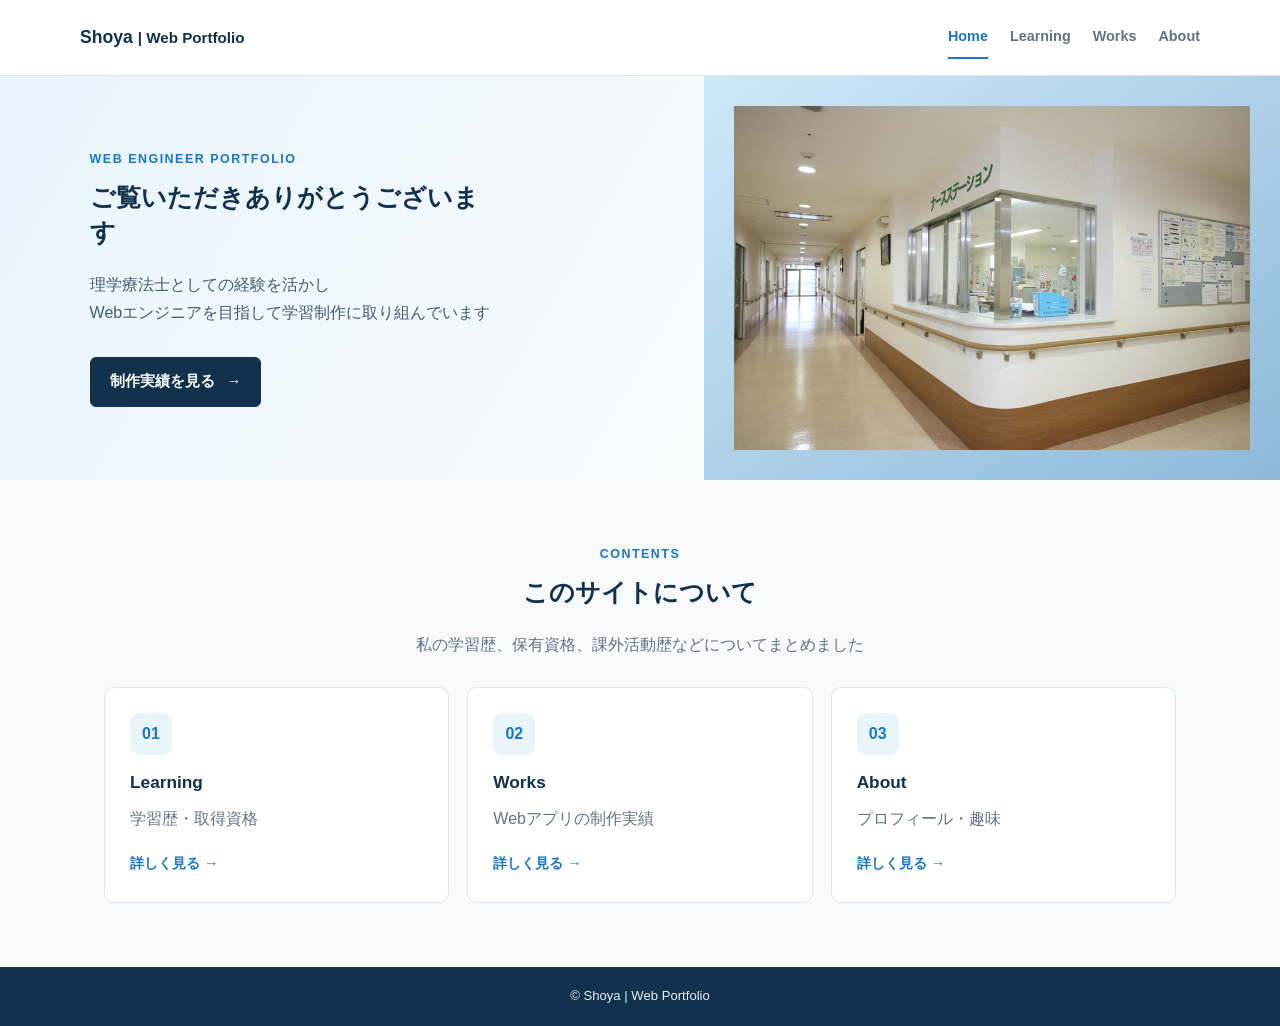
<file: index.html>
<!doctype html>
<html lang="ja">
<head>
  <meta charset="utf-8">
  <meta name="viewport" content="width=device-width, initial-scale=1">
  <meta name="description" content="Webエンジニアを目指す○○のポートフォリオサイトです。">
  <title>Shoya | Web Portfolio</title>
  <link rel="stylesheet" href="style.css">
</head>
<body>
  <header class="site-header">
    <a class="logo" href="index.html">Shoya <span>| Web Portfolio</span></a>
    <nav aria-label="メインナビゲーション">
      <a class="active" href="index.html">Home</a>
      <a href="learning.html">Learning</a>
      <a href="works.html">Works</a>
      <a href="about.html">About</a>
    </nav>
  </header>

  <main>
    <section class="hero">
      <div class="hero-copy">
        <p class="eyebrow">WEB ENGINEER PORTFOLIO</p>
        <h2>ご覧いただきありがとうございます</h2>
        <p>理学療法士としての経験を活かし<br>Webエンジニアを目指して学習制作に取り組んでいます</p>
        <a class="button" href="works.html">制作実績を見る <span aria-hidden="true">→</span></a>
      </div>
      <div class="hero-visual" aria-hidden="true">
        <div class="visual-card">
          <img
  class="nurse-station-image" src="images/nurse-station.jpg" alt="ナースステーション">
        </div>
      </div>
    </section>

    <section class="section">
      <div class="section-heading">
        <p class="eyebrow">CONTENTS</p>
        <h2>このサイトについて</h2>
        <p>私の学習歴、保有資格、課外活動歴などについてまとめました</p>
      </div>
      <div class="card-grid">
        <a class="card" href="learning.html">
          <span class="card-icon">01</span><h3>Learning</h3>
          <p>学習歴・取得資格</p><span class="text-link">詳しく見る →</span>
        </a>
        <a class="card" href="works.html">
          <span class="card-icon">02</span><h3>Works</h3>
          <p>Webアプリの制作実績</p><span class="text-link">詳しく見る →</span>
        </a>
        <a class="card" href="about.html">
          <span class="card-icon">03</span><h3>About</h3>
          <p>プロフィール・趣味</p><span class="text-link">詳しく見る →</span>
        </a>
      </div>
    </section>
  </main>

  <footer class="site-footer"><p>© Shoya | Web Portfolio</p></footer>
</body>
</html>
</file>
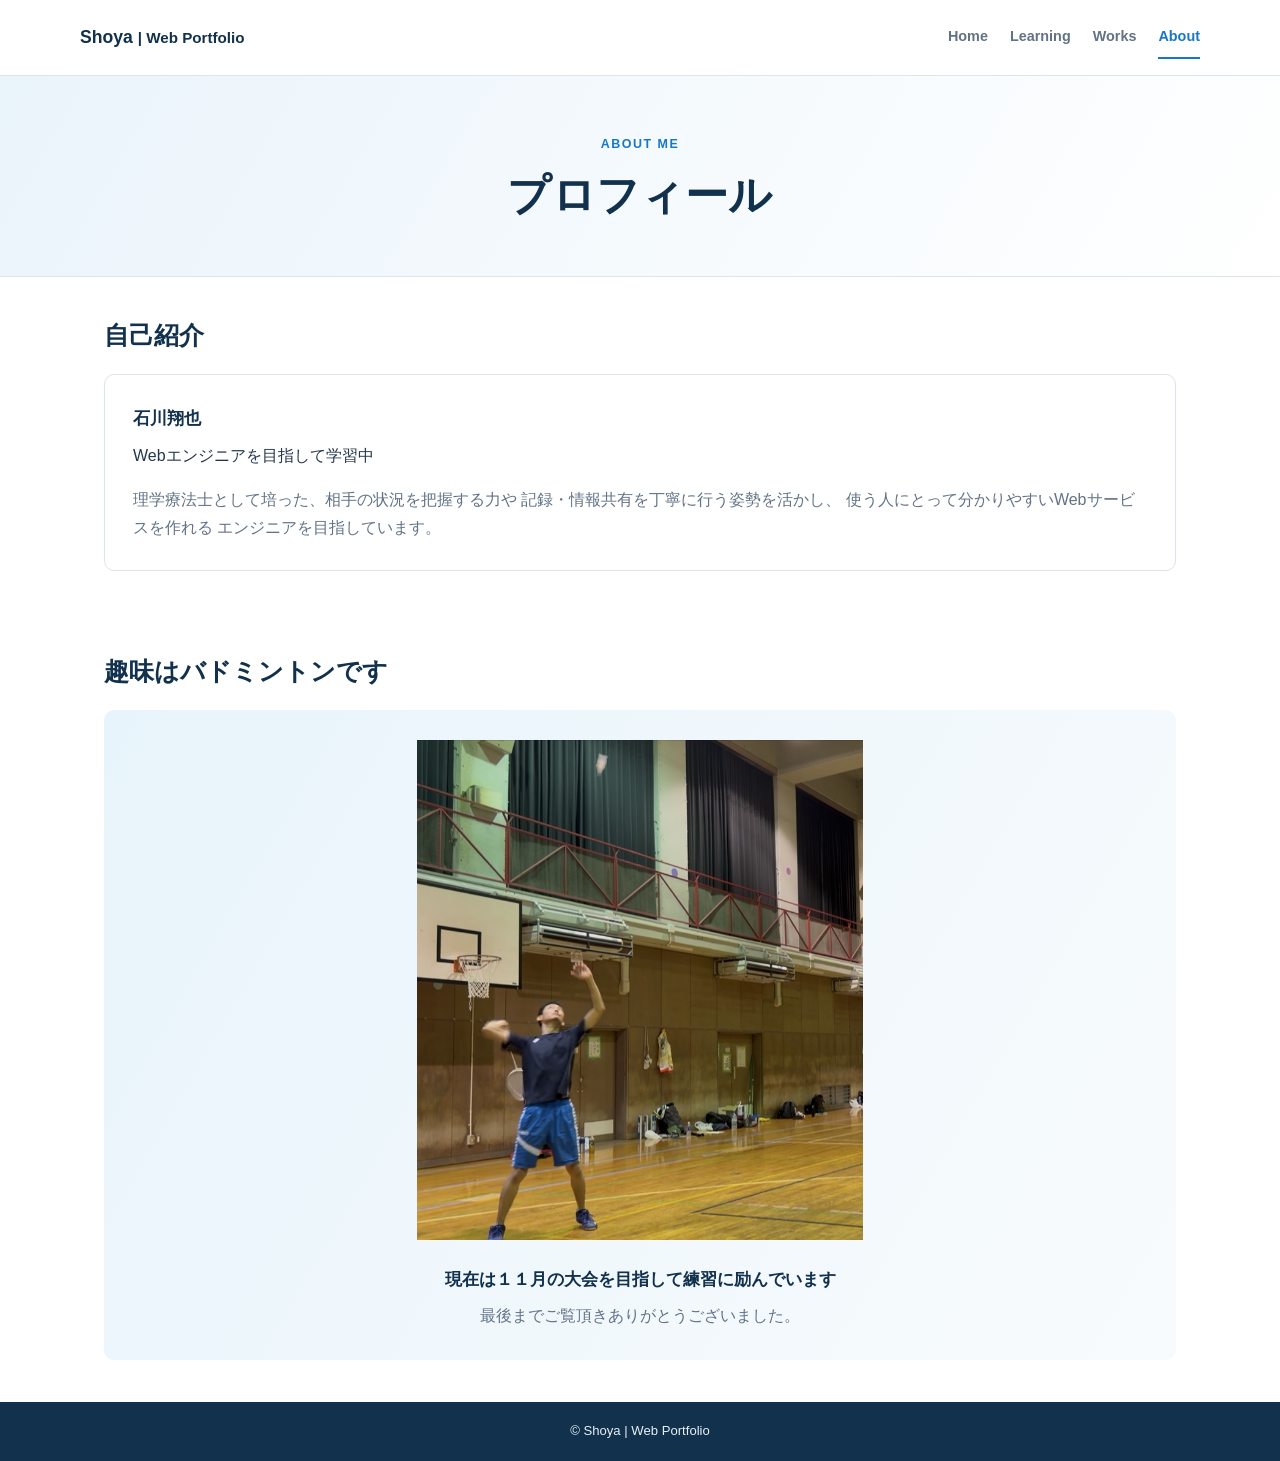
<file: about.html>
<!doctype html>
<html lang="ja">
<head>
  <meta charset="utf-8">
  <meta name="viewport" content="width=device-width, initial-scale=1">
  <title>About | Shoya Web Portfolio</title>
  <link rel="stylesheet" href="style.css">
</head>
<body>
  <header class="site-header">
    <a class="logo" href="index.html">Shoya <span>| Web Portfolio</span></a>
    <nav aria-label="メインナビゲーション">
      <a href="index.html">Home</a>
      <a href="learning.html">Learning</a>
      <a href="works.html">Works</a>
      <a class="active" href="about.html">About</a>
    </nav>
  </header>

  <main class="page-main">
    <section class="page-intro">
      <p class="eyebrow">ABOUT ME</p>
      <h1>プロフィール</h1>
    </section>

    <section class="section compact">
      <h2>自己紹介</h2>
      <div class="profile-panel">
        <div class="profile-content">
          <h3>石川翔也</h3>
          <p>Webエンジニアを目指して学習中</p>
          <p>
            理学療法士として培った、相手の状況を把握する力や
            記録・情報共有を丁寧に行う姿勢を活かし、
            使う人にとって分かりやすいWebサービスを作れる
            エンジニアを目指しています。

          </p>
        </div>
      </div>
    </section>

    <section class="section compact">
      <h2>趣味はバドミントンです</h2>
      <div class="hobby-panel">
        <img
          src="images/badminton-image.jpg"
          alt="バドミントンのプレー中の写真"
          class="badminton-image"
          loading="lazy"
        >
        <div class="hobby-content">
          <h3>現在は１１月の大会を目指して練習に励んでいます</h3>
          <p>最後までご覧頂きありがとうございました。<p>
        </div>
      </div>
    </section>
  </main>

  <footer class="site-footer">
    <p>© Shoya | Web Portfolio</p>
  </footer>
</body>
</html>
</file>
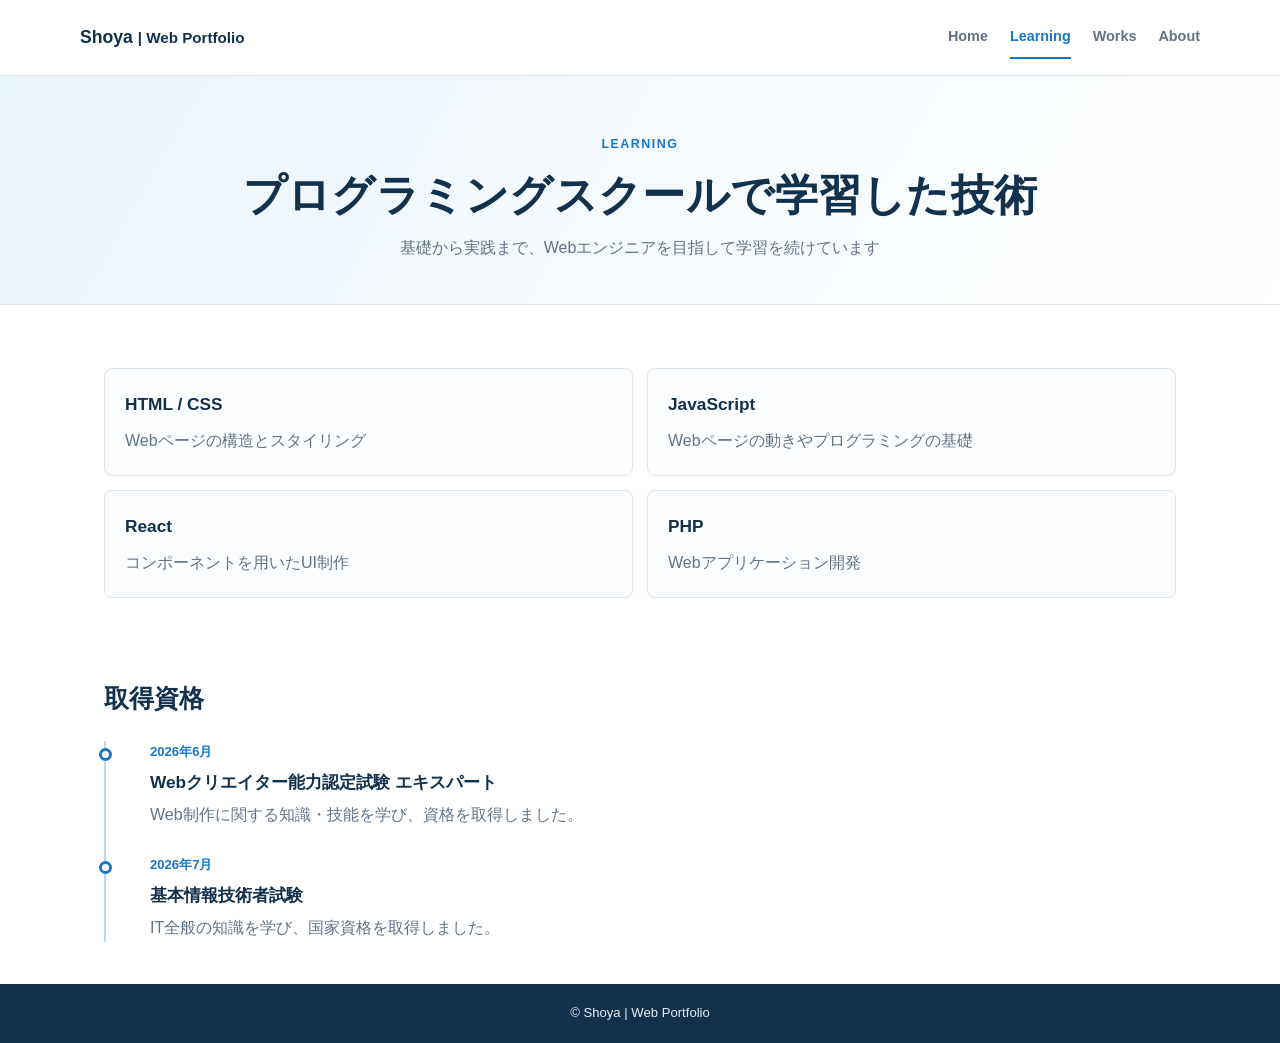
<file: learning.html>
<!doctype html>
<html lang="ja">
<head>
  <meta charset="utf-8">
  <meta name="viewport" content="width=device-width, initial-scale=1">
  <title>Learning | Shoya Web Portfolio</title>
  <link rel="stylesheet" href="style.css">
</head>
<body>
  <header class="site-header">
    <a class="logo" href="index.html">Shoya <span>| Web Portfolio</span></a>
    <nav aria-label="メインナビゲーション">
      <a href="index.html">Home</a><a class="active" href="learning.html">Learning</a><a href="works.html">Works</a><a href="about.html">About</a>
    </nav>
  </header>
  <main class="page-main">
    <section class="page-intro">
      <p class="eyebrow">LEARNING</p>
      <h1>プログラミングスクールで学習した技術</h1>
      <p>基礎から実践まで、Webエンジニアを目指して学習を続けています</p>
    </section>
    <section class="section compact">
      <h2></h2>
      <div class="skill-list">
        <div class="skill"><h3>HTML / CSS</h3><p>Webページの構造とスタイリング</p></div>
        <div class="skill"><h3>JavaScript</h3><p>Webページの動きやプログラミングの基礎</p></div>
        <div class="skill"><h3>React</h3><p>コンポーネントを用いたUI制作</p></div>
        <div class="skill"><h3>PHP</h3><p>Webアプリケーション開発</p></div>
      </div>
    </section>
   <div class="certificate-grid">
  
</div>
    <section class="section compact">
      <h2>取得資格</h2>
      <div class="timeline">
         <article class="timeline-item"><span class="timeline-dot"></span><div><p class="timeline-label">2026年6月</p><h3>Webクリエイター能力認定試験 エキスパート</h3><p>Web制作に関する知識・技能を学び、資格を取得しました。</p></div></article>
        <article class="timeline-item"><span class="timeline-dot"></span><div><p class="timeline-label">2026年7月</p><h3>基本情報技術者試験</h3><p>IT全般の知識を学び、国家資格を取得しました。</p></div></article>
      </div>
    </section>
  </main>
  <footer class="site-footer"><p>© Shoya | Web Portfolio</p></footer>
</body>
</html>
</file>
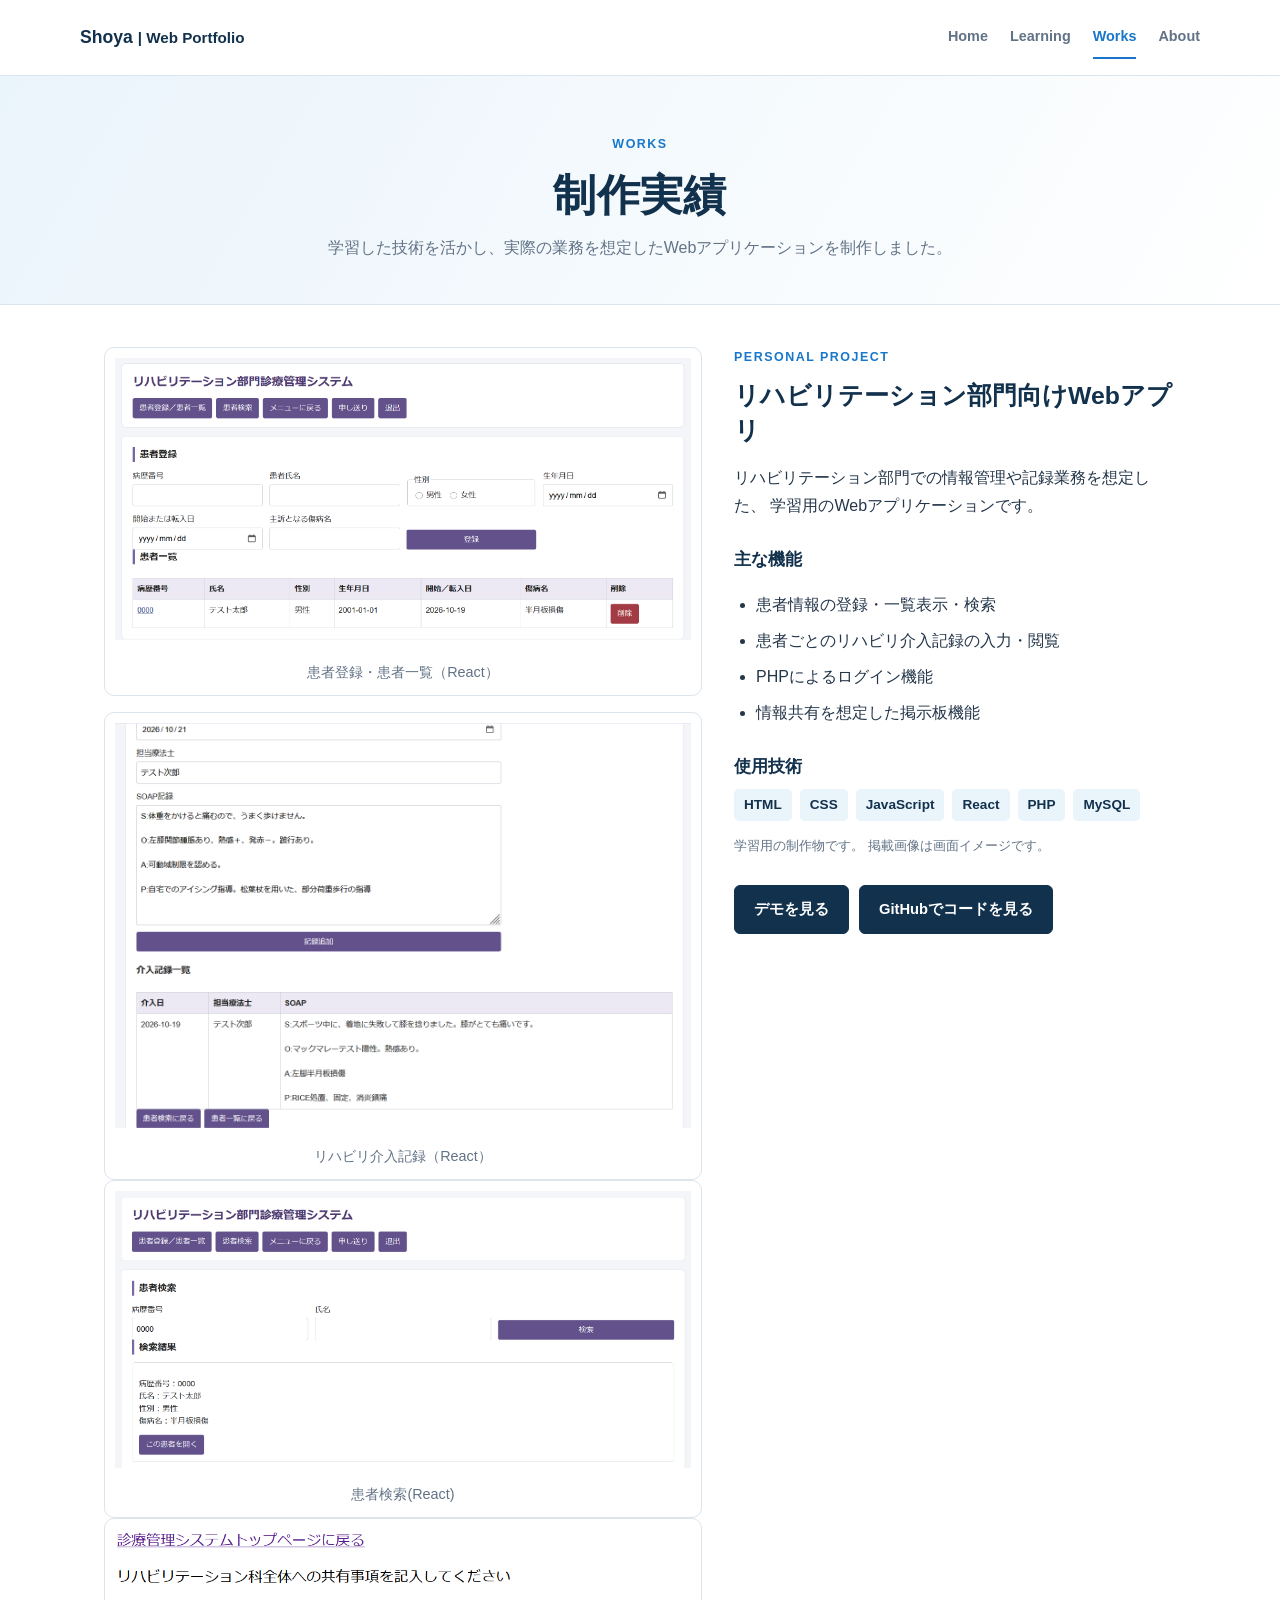
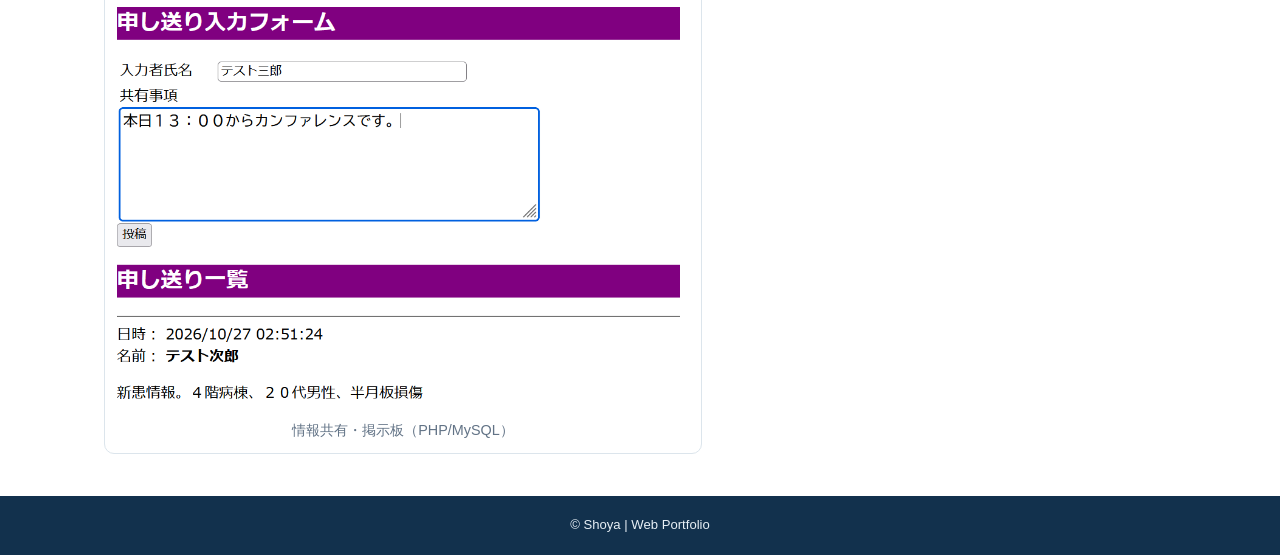
<file: works.html>
<!DOCTYPE html>
<html lang="ja">
<head>
  <meta charset="UTF-8">
  <meta name="viewport" content="width=device-width, initial-scale=1.0">
  <title>制作実績 | Shoya Web Portfolio</title>
  <link rel="stylesheet" href="style.css">
</head>

<body>
  <header class="site-header">
    <a class="logo" href="index.html">Shoya <span>| Web Portfolio</span></a>
    <nav aria-label="メインナビゲーション">
      <a href="index.html">Home</a>
      <a href="learning.html">Learning</a>
      <a class="active" href="works.html">Works</a>
      <a href="about.html">About</a>
    </nav>
  </header>

  <main class="page-main">
    <section class="page-intro">
      <p class="eyebrow">WORKS</p>
      <h1>制作実績</h1>
      <p>学習した技術を活かし、実際の業務を想定したWebアプリケーションを制作しました。</p>
    </section>

    <section class="section compact">
      <article class="rehab-project">

        <div class="rehab-gallery">
          <figure class="rehab-main-image">
            <img
              src="images/denkaru-image-1.png"
              alt="患者登録・患者一覧画面" class="rehab-zoomable" tabindex="0" role="button" aria-label="画像を拡大表示"
            >
            <figcaption>患者登録・患者一覧（React）</figcaption>
          </figure>

          <div class="rehab-sub-images">
            <figure>
              <img
                src="images/denkaru-image-2.png"
                alt="リハビリ介入記録画面" class="rehab-zoomable" tabindex="0" role="button" aria-label="画像を拡大表示"
                loading="lazy"
              >
              <figcaption>リハビリ介入記録（React）</figcaption>
            </figure>

            <figure>
              <img
                src="images/denkaru-image-3.png"
                alt="患者検索画面" class="rehab-zoomable" tabindex="0" role="button" aria-label="画像を拡大表示"
                loading="lazy"
              >
              <figcaption>患者検索(React)</figcaption>
            </figure>

            <figure>
              <img
                src="images/denkaru-image-4.png"
                alt="情報共有・掲示板画面" class="rehab-zoomable" tabindex="0" role="button" aria-label="画像を拡大表示"
                loading="lazy"
              >
              <figcaption>情報共有・掲示板（PHP/MySQL）</figcaption>
            </figure>
          </div>
        </div>

        <div class="rehab-description">
          <p class="eyebrow">PERSONAL PROJECT</p>
          <h2>リハビリテーション部門向けWebアプリ</h2>

          <p>
            リハビリテーション部門での情報管理や記録業務を想定した、
            学習用のWebアプリケーションです。
          </p>

          <h3>主な機能</h3>
          <ul>
            <li>患者情報の登録・一覧表示・検索</li>
            <li>患者ごとのリハビリ介入記録の入力・閲覧</li>
            <li>PHPによるログイン機能</li>
            <li>情報共有を想定した掲示板機能</li>
          </ul>

          <h3>使用技術</h3>
          <div class="tags">
            <span>HTML</span>
            <span>CSS</span>
            <span>JavaScript</span>
            <span>React</span>
            <span>PHP</span>
            <span>MySQL</span>
          </div>

          <p class="note">
            学習用の制作物です。
            掲載画像は画面イメージです。
          </p>

          <div class="button-row">
            <a
              class="button"
              href="https://denkaru-demo.infinityfreeapp.com/login.php"
              target="_blank"
              rel="noopener noreferrer"
            >デモを見る</a>

            <a
              class="button"
              href="https://github.com/pisuke-web/rehab-management-app"
              target="_blank"
              rel="noopener noreferrer"
            >GitHubでコードを見る</a>
          </div>
        </div>

      </article>
    </section>
  </main>

  <footer class="site-footer">
    <p>© Shoya | Web Portfolio</p>
  </footer>

  <!-- 画像拡大表示 -->
  <div class="image-lightbox" id="imageLightbox" aria-hidden="true">
    <button class="image-lightbox-close" type="button" aria-label="拡大表示を閉じる">×</button>
    <img class="image-lightbox-content" id="imageLightboxContent" alt="">
    <p class="image-lightbox-caption" id="imageLightboxCaption"></p>
  </div>

  <script>
    (() => {
      const lightbox = document.getElementById('imageLightbox');
      const enlarged = document.getElementById('imageLightboxContent');
      const caption = document.getElementById('imageLightboxCaption');
      const closeButton = lightbox.querySelector('.image-lightbox-close');
      let previousFocus = null;

      function openImage(img) {
        previousFocus = img;
        enlarged.src = img.src;
        enlarged.alt = img.alt || '';
        const figure = img.closest('figure');
        const figcaption = figure ? figure.querySelector('figcaption') : null;
        caption.textContent = figcaption ? figcaption.textContent : (img.alt || '');
        lightbox.classList.add('is-open');
        lightbox.setAttribute('aria-hidden', 'false');
        document.body.classList.add('lightbox-open');
        closeButton.focus();
      }

      function closeImage() {
        lightbox.classList.remove('is-open');
        lightbox.setAttribute('aria-hidden', 'true');
        document.body.classList.remove('lightbox-open');
        enlarged.removeAttribute('src');
        if (previousFocus) previousFocus.focus();
      }

      document.querySelectorAll('.rehab-zoomable').forEach((img) => {
        img.addEventListener('click', () => openImage(img));
        img.addEventListener('keydown', (event) => {
          if (event.key === 'Enter' || event.key === ' ') {
            event.preventDefault();
            openImage(img);
          }
        });
      });

      closeButton.addEventListener('click', closeImage);
      lightbox.addEventListener('click', (event) => {
        if (event.target === lightbox) closeImage();
      });
      document.addEventListener('keydown', (event) => {
        if (event.key === 'Escape' && lightbox.classList.contains('is-open')) {
          closeImage();
        }
      });
    })();
  </script>

</body>
</html>
</file>
<file: style.css>
:root { --navy: #12314d; --blue: #1877c9; --pale-blue: #eaf4fb; --text: #24364a; --muted: #627386; --line: #dce5ec; --white: #fff; --page: #f7f9fb; }
* { box-sizing: border-box; }
html { scroll-behavior: smooth; }
body { margin: 0; color: var(--text); background: var(--page); font-family: -apple-system, BlinkMacSystemFont, "Segoe UI", "Noto Sans JP", sans-serif; line-height: 1.75; }
a { color: inherit; text-decoration: none; }
h1,
h2,
h3,
p { margin-top: 0; }
h1 { margin-bottom: 18px; color: var(--navy); font-size: clamp(2rem, 4vw, 3.2rem); line-height: 1.35; letter-spacing: .01em; }
h2 { color: var(--navy); font-size: 1.55rem; line-height: 1.4; }
h3 { margin-bottom: 8px; color: var(--navy); font-size: 1.08rem; }
/* Header / navigation */
.site-header { min-height: 76px; padding: 14px max(5%, calc((100% - 1120px) / 2)); display: flex; align-items: center; justify-content: space-between; gap: 24px; background: var(--white); border-bottom: 1px solid var(--line); }
.logo { color: var(--navy); font-size: 1.1rem; font-weight: 800; white-space: nowrap; }
.logo span { font-size: .95rem; font-weight: 600; }
nav { display: flex; align-items: center; gap: 22px; flex-wrap: wrap; }
nav a { padding: 8px 0; color: var(--muted); font-size: .9rem; font-weight: 650; border-bottom: 2px solid transparent; }
nav a:hover,
nav a.active { color: var(--blue); border-bottom-color: var(--blue); }
/* Common text / buttons */
.eyebrow { margin: 0 0 10px; color: var(--blue); font-size: .78rem; font-weight: 800; letter-spacing: .12em; }
.button { display: inline-flex; align-items: center; gap: 12px; margin-top: 14px; padding: 11px 19px; border: 1px solid var(--navy); border-radius: 6px; background: var(--navy); color: var(--white); font-size: .92rem; font-weight: 700; }
.button:hover { background: var(--blue); border-color: var(--blue); }
.button-outline { background: var(--white); color: var(--navy); }
.button-row { display: flex; flex-wrap: wrap; gap: 10px; }
.demo-disabled { opacity: .7; cursor: default; }
.note { margin-top: 14px; color: var(--muted); font-size: .82rem; }
.tags { display: flex; flex-wrap: wrap; gap: 8px; }
.tags span { padding: 4px 10px; border-radius: 5px; background: var(--pale-blue); color: var(--navy); font-size: .85rem; font-weight: 700; }
/* Home page hero */
.hero { min-height: 390px; display: grid; grid-template-columns: 1.1fr .9fr; background: linear-gradient(120deg, #e8f4fc, #fff); }
.hero-copy { align-self: center; max-width: 600px; padding: 64px 8vw 64px max(7vw, calc((100vw - 1120px) / 2)); }
.hero-copy > p:not(.eyebrow) { max-width: 460px; color: #455b70; }
.hero-visual { display: grid; place-items: center; padding: 30px; background: linear-gradient(145deg, #cfe8f8, #8db9d8); }
/* Top-page photo: keep blue background, remove white circle/card */
.hero-visual::before,
.hero-visual::after,
.hero-visual .visual-card::before,
.hero-visual .visual-card::after { content: none !important; display: none !important; }
.hero-visual .visual-card { width: 100%; min-height: 0; display: block; padding: 0; background: transparent; border: 0; border-radius: 0; box-shadow: none; }
.nurse-station-image { display: block; width: 100%; max-width: 800px; height: auto; margin: 0 auto; object-fit: contain; }
/* Home page contents */
.section { max-width: 1120px; margin: 0 auto; padding: 64px 24px; }
.section-heading { margin-bottom: 28px; text-align: center; }
.section-heading > p:last-child { color: var(--muted); }
.card-grid { display: grid; grid-template-columns: repeat(3, 1fr); gap: 18px; }
.card { padding: 25px; background: var(--white); border: 1px solid var(--line); border-radius: 10px; transition: transform .15s, box-shadow .15s; }
.card:hover { transform: translateY(-3px); box-shadow: 0 10px 28px #183b5612; }
.card-icon { display: inline-grid; place-items: center; width: 42px; height: 42px; margin-bottom: 12px; border-radius: 9px; background: var(--pale-blue); color: var(--blue); font-weight: 800; }
.card p { color: var(--muted); }
.text-link { color: var(--blue); font-size: .9rem; font-weight: 700; }
/* Sub-pages / page heading */
.page-main { min-height: calc(100vh - 135px); background: var(--white); }
.page-intro { padding: 58px 24px 42px; text-align: center; background: linear-gradient(120deg, #eaf4fb, #fff); border-bottom: 1px solid var(--line); }
.page-intro h1 { margin-bottom: 10px; font-size: clamp(2rem, 4vw, 2.7rem); }
.page-intro p:last-child { margin-bottom: 0; color: var(--muted); }
.compact { padding-top: 42px; padding-bottom: 42px; }
/* Learning page */
.skill-list { display: grid; grid-template-columns: repeat(2, 1fr); gap: 14px; }
.skill { padding: 20px; background: #fbfdff; border: 1px solid var(--line); border-radius: 8px; }
.skill p { margin: 0; color: var(--muted); }
.timeline { margin-top: 24px; padding-left: 24px; border-left: 2px solid #b8d9f2; }
.timeline-item { position: relative; padding: 0 0 25px 20px; }
.timeline-item:last-child { padding-bottom: 0; }
.timeline-dot { position: absolute; left: -31px; top: 7px; width: 13px; height: 13px; border: 3px solid var(--blue); border-radius: 50%; background: var(--white); }
.timeline-label { margin-bottom: 3px; color: var(--blue); font-size: .82rem; font-weight: 750; }
.timeline-item h3 { margin-bottom: 4px; }
.timeline-item p:last-child { margin-bottom: 0; color: var(--muted); }
/* Certificates */
.certificate-grid { display: grid; grid-template-columns: 1fr 3fr; gap: 20px; width: 100%; max-width: 1000px; margin: 0 auto; align-items: start; }
.certificate-card { min-width: 0; padding: 14px; background: var(--white); border: 1px solid var(--line); border-radius: 10px; }
.certificate-card img { display: block; width: 100%; height: 280px; object-fit: contain; background: var(--page); border-radius: 6px; cursor: zoom-in; }
.certificate-card h3 { margin-top: 12px; }
/* Works page */
.project,
.project.project-rehab { display: grid; grid-template-columns: minmax(0, 1fr) minmax(0, 1fr); gap: 28px; align-items: start; }
.project-left,
.project-content { min-width: 0; }
.project-content { overflow-wrap: anywhere; }
.project-visual { width: 100%; height: auto; min-height: 0; overflow: hidden; border-radius: 14px; }
.project-image { display: block; width: 100%; height: auto; object-fit: contain; object-position: center; border-radius: inherit; }
.project-content > p { color: var(--muted); }
.project-content ul { padding-left: 22px; }
.project-gallery { display: grid; grid-template-columns: 1fr; gap: 16px; width: 100%; margin-top: 18px; align-content: start; }
.project-gallery figure { min-width: 0; margin: 0; padding: 10px; background: var(--white); border: 1px solid var(--line); border-radius: 8px; }
.project-gallery img { display: block; width: 100%; height: auto; object-fit: contain; object-position: center; cursor: zoom-in; }
.project-gallery img:focus-visible { outline: 3px solid var(--blue); outline-offset: 3px; }
.project-gallery figcaption { margin-top: 8px; color: var(--muted); font-size: .9rem; text-align: center; }
/* Optional older rehab-project markup, if used on works.html */
.rehab-project { display: grid; grid-template-columns: minmax(0, 1.15fr) minmax(0, .85fr); gap: 32px; align-items: start; width: 100%; }
.rehab-gallery,
.rehab-description { min-width: 0; }
.rehab-gallery { display: grid; grid-template-columns: 1fr; gap: 16px; }
.rehab-gallery figure { min-width: 0; margin: 0; padding: 10px; background: var(--white); border: 1px solid var(--line); border-radius: 10px; }
.rehab-gallery img { display: block; width: 100%; height: auto; object-fit: contain; object-position: center; }
.rehab-gallery .rehab-zoomable { cursor: zoom-in; }
.rehab-gallery .rehab-zoomable:focus-visible { outline: 3px solid var(--blue); outline-offset: 3px; }
.rehab-gallery figcaption { margin-top: 8px; color: var(--muted); font-size: .9rem; text-align: center; }
.rehab-main-image { margin-bottom: 16px; }
.rehab-description { overflow-wrap: anywhere; }
.rehab-description h2 { margin-bottom: 16px; }
.rehab-description h3 { margin-top: 24px; }
.rehab-description p { overflow-wrap: anywhere; }
.rehab-description ul { padding-left: 22px; }
.rehab-description li { margin-bottom: 8px; }
.rehab-description .tags,
.rehab-description .button-row { display: flex; flex-wrap: wrap; gap: 8px; }
.rehab-description .button-row { gap: 10px; }
/* About page */
.profile-panel { display: block; width: 100%; max-width: 100%; padding: 28px; border: 1px solid var(--line); border-radius: 10px; overflow-wrap: break-word; }
.profile-panel > div { min-width: 0; }
.profile-panel p:last-child { margin-bottom: 0; color: var(--muted); }
.profile-content { width: 100%; min-width: 0; }
.profile-content h3 { margin-top: 0; }
.hobby-panel { display: flex; flex-direction: column; align-items: center; gap: 24px; width: 100%; padding: 30px; border-radius: 10px; background: linear-gradient(120deg, #e8f4fb, #f8fbfd); }
.hobby-mark { display: flex; justify-content: center; align-items: center; width: 100%; min-width: 0; min-height: 0; padding: 0; overflow: hidden; background: transparent; }
.badminton-image { display: block; width: 100%; max-width: 900px; height: auto; max-height: 500px; object-fit: contain; object-position: center; border-radius: 8px; }
.hobby-panel p { margin-bottom: 0; color: var(--muted); }
.hobby-panel > div:last-child,
.hobby-content { width: 100%; max-width: 900px; }
.hobby-panel > div:last-child { text-align: center; }
/* Image lightbox */
body.lightbox-open { overflow: hidden; }
.image-lightbox { position: fixed; inset: 0; z-index: 9999; display: none; flex-direction: column; align-items: center; justify-content: center; gap: 12px; padding: 56px 24px 24px; background: rgba(10, 20, 32, .88); }
.image-lightbox.is-open { display: flex; }
.image-lightbox-content { display: block; width: auto; height: auto; max-width: min(96vw, 1500px); max-height: 82vh; object-fit: contain; background: var(--white); border-radius: 6px; box-shadow: 0 12px 40px rgba(0, 0, 0, .3); }
.image-lightbox-caption { max-width: 90vw; margin: 0; color: var(--white); text-align: center; }
.image-lightbox-close { position: absolute; top: 12px; right: 20px; width: 44px; height: 44px; border: 1px solid rgba(255, 255, 255, .6); border-radius: 50%; background: rgba(255, 255, 255, .12); color: var(--white); font-size: 32px; line-height: 1; cursor: pointer; }
/* Footer */
.site-footer { padding: 18px 24px; background: var(--navy); color: #e8f0f6; text-align: center; font-size: .82rem; }
.site-footer p { margin: 0; }

/* Responsive layout */
@media (max-width: 768px) {.site-header { align-items: flex-start; flex-direction: column; gap: 8px; padding: 14px 20px; }
nav { gap: 16px; }
nav a { font-size: .85rem; }
.hero { grid-template-columns: 1fr; }
.hero-copy { padding: 44px 24px 30px; }
.hero-visual { padding: 24px; }
.section { padding: 44px 20px; }
.card-grid,
  .skill-list,
  .project,
  .project.project-rehab,
  .rehab-project { grid-template-columns: 1fr; }
.certificate-grid { grid-template-columns: 1fr; }
.certificate-card img { height: auto; max-height: 500px; }
.profile-panel,
  .hobby-panel { padding: 20px; }
.rehab-project { gap: 26px; }
.image-lightbox { padding: 56px 12px 18px; }
.image-lightbox-content { max-width: 96vw; max-height: 78vh; }
.badminton-image { max-height: none; }

}

@media (max-width: 600px) {.certificate-grid { grid-template-columns: 1fr; }

}
</file>
